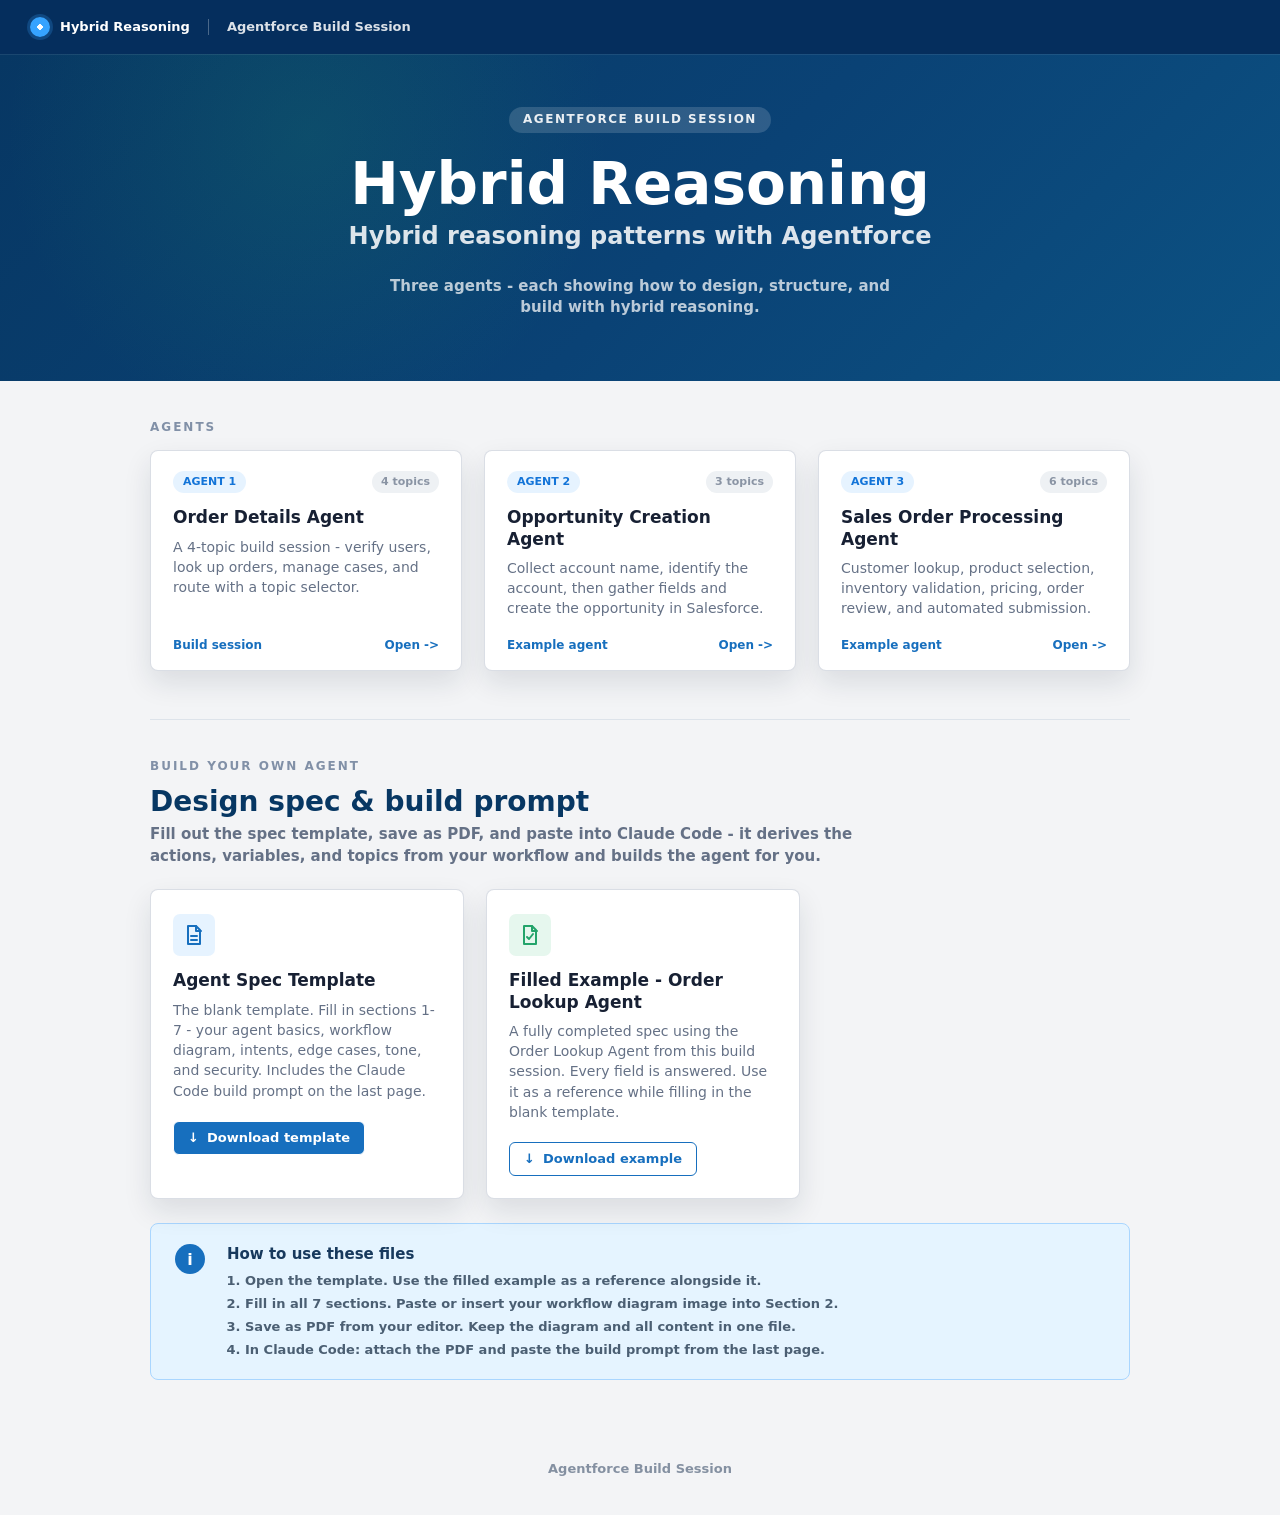
<file: index.html>
<!doctype html>
<html lang="en">
  <head>
    <meta charset="utf-8">
    <meta name="viewport" content="width=device-width, initial-scale=1">
    <title>Hybrid Reasoning - Agentforce Build Session</title>
    <link rel="stylesheet" href="styles.css">
  </head>
  <body>
    <header class="topbar" aria-label="Site header">
      <a class="brand" href="./index.html" aria-label="Hybrid Reasoning home">
        <span class="brand-mark" aria-hidden="true"></span>
        <span>Hybrid Reasoning</span>
      </a>
      <span class="divider" aria-hidden="true"></span>
      <span class="session-name">Agentforce Build Session</span>
    </header>

    <main>
      <section class="hero">
        <div class="hero-inner">
          <p class="eyebrow">Agentforce Build Session</p>
          <h1>Hybrid Reasoning</h1>
          <h2>Hybrid reasoning patterns with Agentforce</h2>
          <p class="hero-copy">Three agents - each showing how to design, structure, and build with hybrid reasoning.</p>
        </div>
      </section>

      <section class="content-section" aria-labelledby="agents-title">
        <div class="section-inner">
          <p class="section-kicker" id="agents-title">Agents</p>
          <div class="agent-grid">
            <article class="card agent-card">
              <div class="card-row">
                <span class="pill pill-blue">Agent 1</span>
                <span class="mini-pill">4 topics</span>
              </div>
              <h3>Order Details Agent</h3>
              <p>A 4-topic build session - verify users, look up orders, manage cases, and route with a topic selector.</p>
              <div class="card-actions">
                <span>Build session</span>
                <a href="agent1-order-details.html">Open <span aria-hidden="true">-&gt;</span></a>
              </div>
            </article>

            <article class="card agent-card">
              <div class="card-row">
                <span class="pill pill-blue">Agent 2</span>
                <span class="mini-pill">3 topics</span>
              </div>
              <h3>Opportunity Creation Agent</h3>
              <p>Collect account name, identify the account, then gather fields and create the opportunity in Salesforce.</p>
              <div class="card-actions">
                <span>Example agent</span>
                <a href="example-opportunity.html">Open <span aria-hidden="true">-&gt;</span></a>
              </div>
            </article>

            <article class="card agent-card">
              <div class="card-row">
                <span class="pill pill-blue">Agent 3</span>
                <span class="mini-pill">6 topics</span>
              </div>
              <h3>Sales Order Processing Agent</h3>
              <p>Customer lookup, product selection, inventory validation, pricing, order review, and automated submission.</p>
              <div class="card-actions">
                <span>Example agent</span>
                <a href="example-sales-order.html">Open <span aria-hidden="true">-&gt;</span></a>
              </div>
            </article>
          </div>
        </div>
      </section>

      <section class="content-section build-section" aria-labelledby="build-title">
        <div class="section-inner">
          <p class="section-kicker">Build Your Own Agent</p>
          <h2 id="build-title">Design spec &amp; build prompt</h2>
          <p class="section-copy">Fill out the spec template, save as PDF, and paste into Claude Code - it derives the actions, variables, and topics from your workflow and builds the agent for you.</p>

          <div class="resource-grid">
            <article class="card resource-card">
              <span class="resource-icon blue-icon" aria-hidden="true">
                <svg viewBox="0 0 24 24" role="img">
                  <path d="M6 3h8l4 4v14H6z"></path>
                  <path d="M14 3v5h5"></path>
                  <path d="M9 13h6M9 17h6"></path>
                </svg>
              </span>
              <h3>Agent Spec Template</h3>
              <p>The blank template. Fill in sections 1-7 - your agent basics, workflow diagram, intents, edge cases, tone, and security. Includes the Claude Code build prompt on the last page.</p>
              <a class="button primary" href="downloads/agentforce-spec-and-prompt.docx" download>
                <span aria-hidden="true">↓</span>
                Download template
              </a>
            </article>

            <article class="card resource-card">
              <span class="resource-icon green-icon" aria-hidden="true">
                <svg viewBox="0 0 24 24" role="img">
                  <path d="M6 3h8l4 4v14H6z"></path>
                  <path d="M14 3v5h5"></path>
                  <path d="m9 14 2 2 4-5"></path>
                </svg>
              </span>
              <h3>Filled Example - Order Lookup Agent</h3>
              <p>A fully completed spec using the Order Lookup Agent from this build session. Every field is answered. Use it as a reference while filling in the blank template.</p>
              <a class="button secondary" href="downloads/agentforce-spec-example-order-lookup.docx" download>
                <span aria-hidden="true">↓</span>
                Download example
              </a>
            </article>
          </div>

          <aside class="howto" aria-labelledby="howto-title">
            <span class="howto-icon" aria-hidden="true">i</span>
            <div>
              <h3 id="howto-title">How to use these files</h3>
              <ol>
                <li>Open the template. Use the filled example as a reference alongside it.</li>
                <li>Fill in all 7 sections. Paste or insert your workflow diagram image into Section 2.</li>
                <li>Save as PDF from your editor. Keep the diagram and all content in one file.</li>
                <li>In Claude Code: attach the PDF and paste the build prompt from the last page.</li>
              </ol>
            </div>
          </aside>
        </div>
      </section>
    </main>

    <footer class="footer">
      <span>Agentforce Build Session</span>
    </footer>
  </body>
</html>
</file>
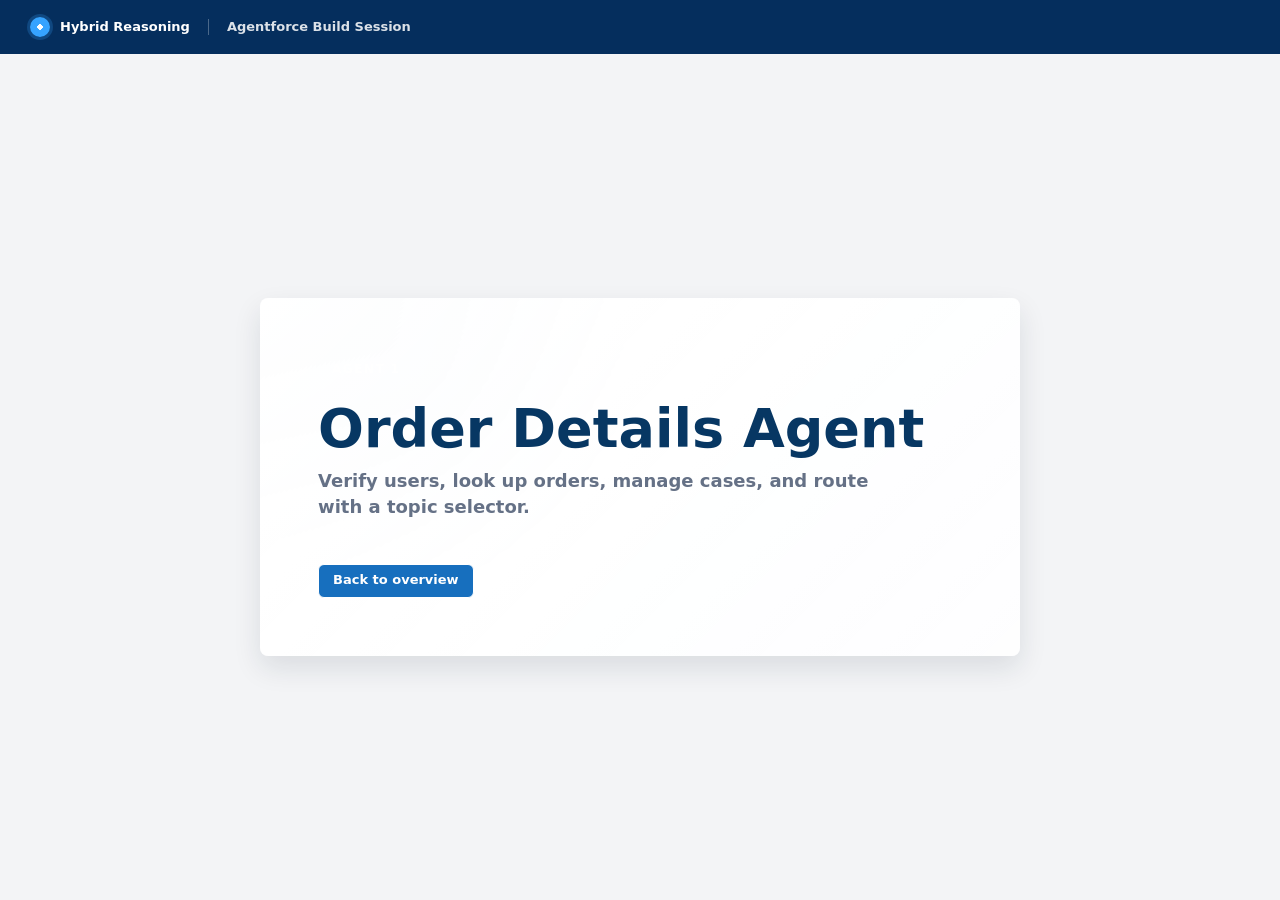
<file: agent1-order-details.html>
<!doctype html>
<html lang="en">
  <head>
    <meta charset="utf-8">
    <meta name="viewport" content="width=device-width, initial-scale=1">
    <title>Order Details Agent - Agentforce Build Session</title>
    <link rel="stylesheet" href="styles.css">
  </head>
  <body>
    <header class="topbar" aria-label="Site header">
      <a class="brand" href="./index.html" aria-label="Hybrid Reasoning home">
        <span class="brand-mark" aria-hidden="true"></span>
        <span>Hybrid Reasoning</span>
      </a>
      <span class="divider" aria-hidden="true"></span>
      <span class="session-name">Agentforce Build Session</span>
    </header>
    <main class="detail-page">
      <section class="detail-hero">
        <p class="eyebrow">Agent 1</p>
        <h1>Order Details Agent</h1>
        <p>Verify users, look up orders, manage cases, and route with a topic selector.</p>
        <a class="button primary" href="./index.html">Back to overview</a>
      </section>
    </main>
  </body>
</html>
</file>
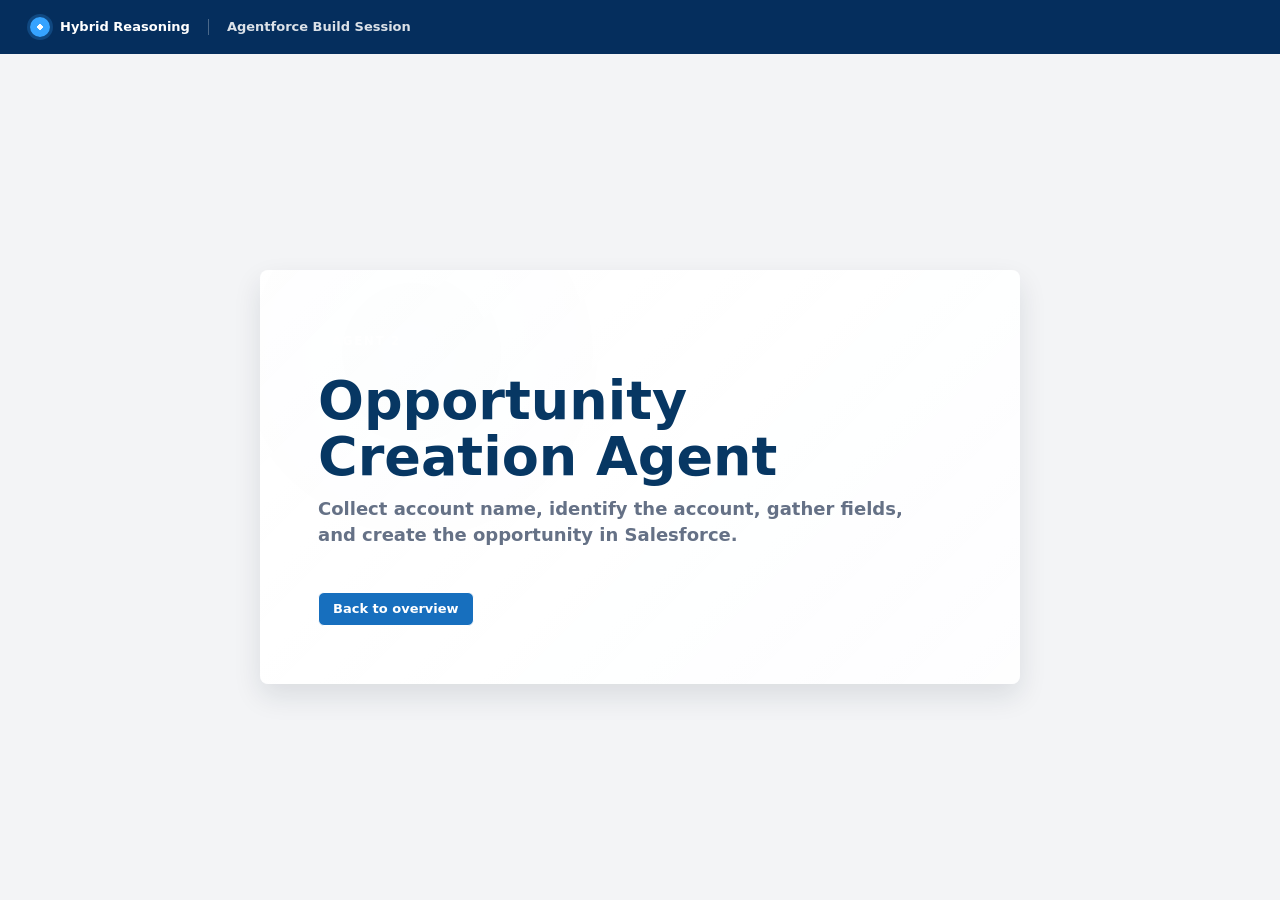
<file: example-opportunity.html>
<!doctype html>
<html lang="en">
  <head>
    <meta charset="utf-8">
    <meta name="viewport" content="width=device-width, initial-scale=1">
    <title>Opportunity Creation Agent - Agentforce Build Session</title>
    <link rel="stylesheet" href="styles.css">
  </head>
  <body>
    <header class="topbar" aria-label="Site header">
      <a class="brand" href="./index.html" aria-label="Hybrid Reasoning home">
        <span class="brand-mark" aria-hidden="true"></span>
        <span>Hybrid Reasoning</span>
      </a>
      <span class="divider" aria-hidden="true"></span>
      <span class="session-name">Agentforce Build Session</span>
    </header>
    <main class="detail-page">
      <section class="detail-hero">
        <p class="eyebrow">Agent 2</p>
        <h1>Opportunity Creation Agent</h1>
        <p>Collect account name, identify the account, gather fields, and create the opportunity in Salesforce.</p>
        <a class="button primary" href="./index.html">Back to overview</a>
      </section>
    </main>
  </body>
</html>
</file>
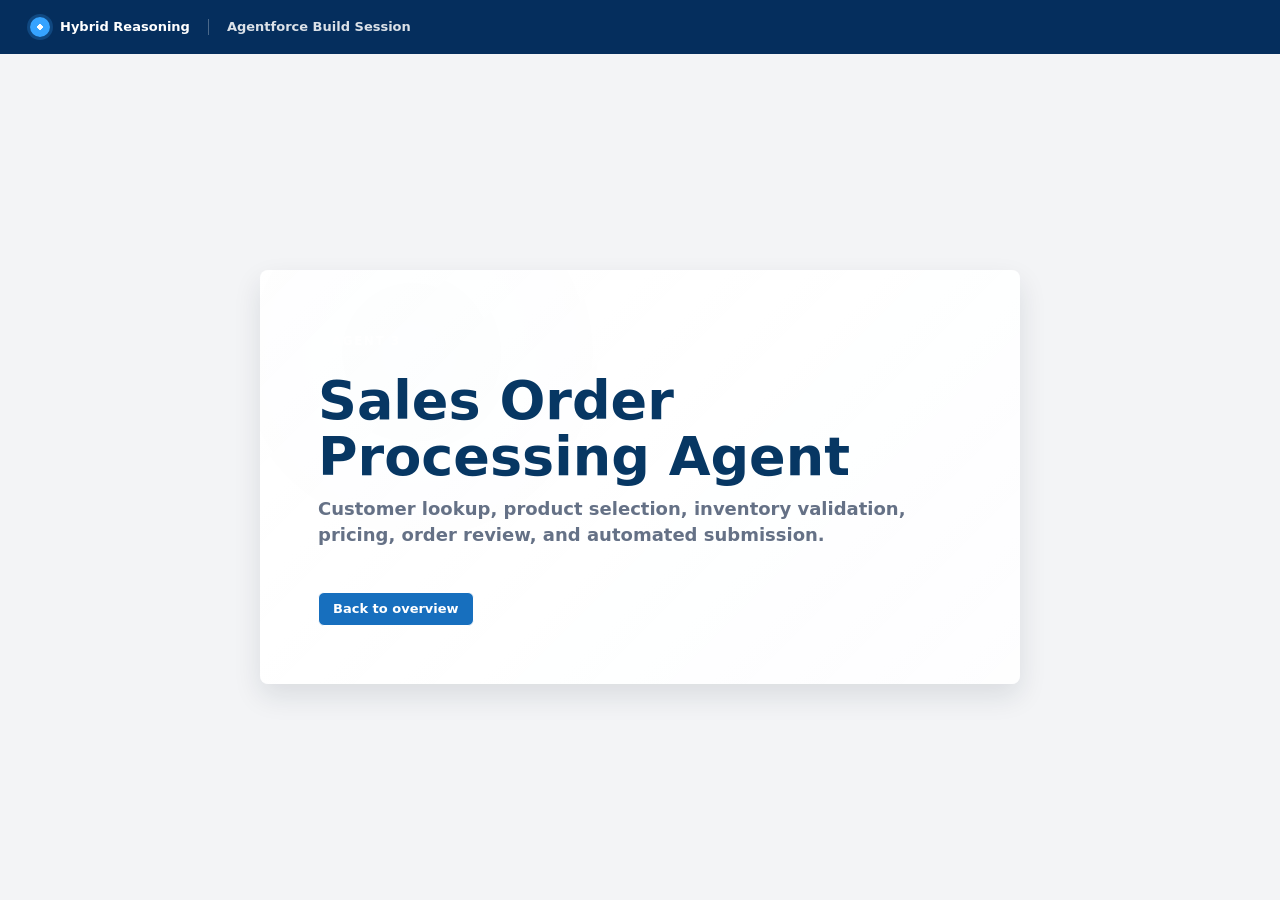
<file: example-sales-order.html>
<!doctype html>
<html lang="en">
  <head>
    <meta charset="utf-8">
    <meta name="viewport" content="width=device-width, initial-scale=1">
    <title>Sales Order Processing Agent - Agentforce Build Session</title>
    <link rel="stylesheet" href="styles.css">
  </head>
  <body>
    <header class="topbar" aria-label="Site header">
      <a class="brand" href="./index.html" aria-label="Hybrid Reasoning home">
        <span class="brand-mark" aria-hidden="true"></span>
        <span>Hybrid Reasoning</span>
      </a>
      <span class="divider" aria-hidden="true"></span>
      <span class="session-name">Agentforce Build Session</span>
    </header>
    <main class="detail-page">
      <section class="detail-hero">
        <p class="eyebrow">Agent 3</p>
        <h1>Sales Order Processing Agent</h1>
        <p>Customer lookup, product selection, inventory validation, pricing, order review, and automated submission.</p>
        <a class="button primary" href="./index.html">Back to overview</a>
      </section>
    </main>
  </body>
</html>
</file>
<file: styles.css>
:root {
  --blue-950: #073763;
  --blue-900: #0a4275;
  --blue-700: #176fbe;
  --blue-100: #e6f3ff;
  --green-600: #24a46b;
  --green-100: #e6f7ee;
  --ink: #172033;
  --muted: #657186;
  --soft: #f3f4f6;
  --line: #dde3ea;
  --card: #ffffff;
  --shadow: 0 12px 28px rgba(18, 32, 54, 0.11);
  color-scheme: light;
}

* {
  box-sizing: border-box;
}

body {
  margin: 0;
  min-width: 320px;
  background: var(--soft);
  color: var(--ink);
  font-family: Inter, ui-sans-serif, system-ui, -apple-system, BlinkMacSystemFont, "Segoe UI", sans-serif;
  line-height: 1.45;
}

a {
  color: inherit;
  text-decoration: none;
}

.topbar {
  position: sticky;
  top: 0;
  z-index: 10;
  display: flex;
  align-items: center;
  gap: 18px;
  min-height: 54px;
  padding: 0 30px;
  background: #052e5d;
  color: #ffffff;
  font-size: 13px;
  font-weight: 700;
  box-shadow: 0 1px 0 rgba(255, 255, 255, 0.08);
}

.brand {
  display: inline-flex;
  align-items: center;
  gap: 10px;
}

.brand-mark {
  width: 20px;
  height: 20px;
  border-radius: 50%;
  background: radial-gradient(circle at 50% 50%, #ffffff 0 18%, #36a3ff 20% 100%);
  box-shadow: 0 0 0 3px rgba(54, 163, 255, 0.22);
}

.divider {
  width: 1px;
  height: 16px;
  background: rgba(255, 255, 255, 0.28);
}

.session-name {
  color: rgba(255, 255, 255, 0.86);
}

.hero {
  min-height: 292px;
  display: grid;
  place-items: center;
  padding: 52px 24px 62px;
  background:
    radial-gradient(circle at 24% 25%, rgba(36, 164, 107, 0.16), transparent 30%),
    linear-gradient(135deg, var(--blue-950), var(--blue-900) 54%, #0c5283);
  color: #ffffff;
  text-align: center;
}

.hero-inner {
  width: min(700px, 100%);
}

.eyebrow,
.section-kicker {
  margin: 0;
  color: #8190a7;
  font-size: 12px;
  font-weight: 900;
  letter-spacing: 2px;
  text-transform: uppercase;
}

.eyebrow {
  display: inline-flex;
  align-items: center;
  min-height: 26px;
  padding: 0 14px;
  border-radius: 999px;
  background: rgba(255, 255, 255, 0.15);
  color: rgba(255, 255, 255, 0.9);
  letter-spacing: 1.5px;
}

.hero h1 {
  margin: 22px 0 6px;
  font-size: clamp(40px, 6vw, 58px);
  line-height: 1;
  letter-spacing: 0;
}

.hero h2 {
  margin: 0;
  color: rgba(255, 255, 255, 0.86);
  font-size: clamp(18px, 2.3vw, 24px);
  font-weight: 700;
  letter-spacing: 0;
}

.hero-copy {
  max-width: 520px;
  margin: 22px auto 0;
  color: rgba(255, 255, 255, 0.72);
  font-size: 15px;
  font-weight: 700;
}

.content-section {
  padding: 38px 24px 0;
}

.section-inner {
  width: min(980px, 100%);
  margin: 0 auto;
}

.agent-grid,
.resource-grid {
  display: grid;
  gap: 22px;
}

.agent-grid {
  grid-template-columns: repeat(3, minmax(0, 1fr));
  margin-top: 14px;
  padding-bottom: 48px;
  border-bottom: 1px solid var(--line);
}

.card {
  border: 1px solid rgba(122, 138, 160, 0.28);
  border-radius: 8px;
  background: var(--card);
  box-shadow: var(--shadow);
}

.agent-card {
  min-height: 176px;
  display: flex;
  flex-direction: column;
  padding: 20px 22px 16px;
}

.card-row,
.card-actions {
  display: flex;
  align-items: center;
  justify-content: space-between;
  gap: 12px;
}

.pill,
.mini-pill {
  display: inline-flex;
  align-items: center;
  justify-content: center;
  min-height: 22px;
  border-radius: 999px;
  white-space: nowrap;
  font-size: 11px;
  font-weight: 900;
}

.pill {
  padding: 0 10px;
  text-transform: uppercase;
}

.pill-blue {
  background: var(--blue-100);
  color: #1374d8;
}

.mini-pill {
  padding: 0 9px;
  background: #eef1f4;
  color: #8a94a4;
}

.card h3 {
  margin: 14px 0 8px;
  font-size: 17px;
  line-height: 1.25;
  letter-spacing: 0;
}

.card p {
  margin: 0;
  color: var(--muted);
  font-size: 14px;
}

.agent-card p {
  flex: 1;
}

.card-actions {
  margin-top: 18px;
  color: var(--blue-700);
  font-size: 12px;
  font-weight: 900;
}

.card-actions a {
  display: inline-flex;
  align-items: center;
  gap: 4px;
}

.build-section {
  padding-bottom: 54px;
}

.build-section h2 {
  margin: 10px 0 6px;
  color: var(--blue-950);
  font-size: 28px;
  line-height: 1.15;
  letter-spacing: 0;
}

.section-copy {
  max-width: 710px;
  margin: 0;
  color: var(--muted);
  font-size: 15px;
  font-weight: 600;
}

.resource-grid {
  grid-template-columns: repeat(2, minmax(0, 1fr));
  max-width: 650px;
  margin-top: 22px;
}

.resource-card {
  min-height: 248px;
  padding: 24px 22px 22px;
}

.resource-icon {
  display: grid;
  place-items: center;
  width: 42px;
  height: 42px;
  border-radius: 7px;
}

.resource-icon svg {
  width: 24px;
  height: 24px;
  fill: none;
  stroke: currentColor;
  stroke-width: 2;
  stroke-linecap: round;
  stroke-linejoin: round;
}

.blue-icon {
  background: var(--blue-100);
  color: var(--blue-700);
}

.green-icon {
  background: var(--green-100);
  color: var(--green-600);
}

.button {
  display: inline-flex;
  align-items: center;
  justify-content: center;
  gap: 8px;
  min-height: 34px;
  margin-top: 20px;
  padding: 0 14px;
  border: 1px solid currentColor;
  border-radius: 6px;
  font-size: 13px;
  font-weight: 900;
}

.button.primary {
  background: var(--blue-700);
  color: #ffffff;
}

.button.secondary {
  background: #ffffff;
  color: var(--blue-700);
}

.howto {
  display: grid;
  grid-template-columns: 36px 1fr;
  gap: 16px;
  max-width: 980px;
  margin-top: 24px;
  padding: 20px 24px;
  border: 1px solid #a9d6ff;
  border-radius: 8px;
  background: #e5f4ff;
  color: #26415f;
}

.howto-icon {
  display: grid;
  place-items: center;
  width: 30px;
  height: 30px;
  border-radius: 50%;
  background: var(--blue-700);
  color: #ffffff;
  font-weight: 900;
}

.howto h3 {
  margin: 0 0 6px;
  color: #17395d;
  font-size: 15px;
  letter-spacing: 0;
}

.howto ol {
  margin: 0;
  padding-left: 18px;
  color: #4b5f73;
  font-size: 13px;
  font-weight: 600;
}

.howto li + li {
  margin-top: 4px;
}

.footer {
  display: flex;
  justify-content: center;
  padding: 26px 24px 36px;
  color: #8490a1;
  font-size: 13px;
  font-weight: 800;
}

.detail-page {
  min-height: calc(100vh - 54px);
  display: grid;
  place-items: center;
  padding: 48px 24px;
  background: var(--soft);
}

.detail-hero {
  width: min(760px, 100%);
  padding: 58px;
  border-radius: 8px;
  background:
    linear-gradient(135deg, rgba(255, 255, 255, 0.96), rgba(255, 255, 255, 0.9)),
    radial-gradient(circle at 20% 20%, rgba(23, 111, 190, 0.18), transparent 32%);
  box-shadow: var(--shadow);
}

.detail-hero h1 {
  margin: 18px 0 10px;
  color: var(--blue-950);
  font-size: clamp(34px, 5vw, 54px);
  line-height: 1.05;
  letter-spacing: 0;
}

.detail-hero p:not(.eyebrow) {
  max-width: 590px;
  margin: 0 0 24px;
  color: var(--muted);
  font-size: 18px;
  font-weight: 650;
}

@media (max-width: 820px) {
  .agent-grid,
  .resource-grid {
    grid-template-columns: 1fr;
  }

  .resource-grid {
    max-width: none;
  }
}

@media (max-width: 560px) {
  .topbar {
    min-height: 58px;
    padding: 0 18px;
    gap: 10px;
    font-size: 12px;
  }

  .session-name {
    display: none;
  }

  .divider {
    display: none;
  }

  .hero {
    min-height: 255px;
    padding: 42px 18px 50px;
  }

  .content-section {
    padding-left: 16px;
    padding-right: 16px;
  }

  .agent-card,
  .resource-card,
  .howto {
    padding-left: 18px;
    padding-right: 18px;
  }

  .howto {
    grid-template-columns: 1fr;
  }

  .detail-hero {
    padding: 34px 24px;
  }
}
</file>
